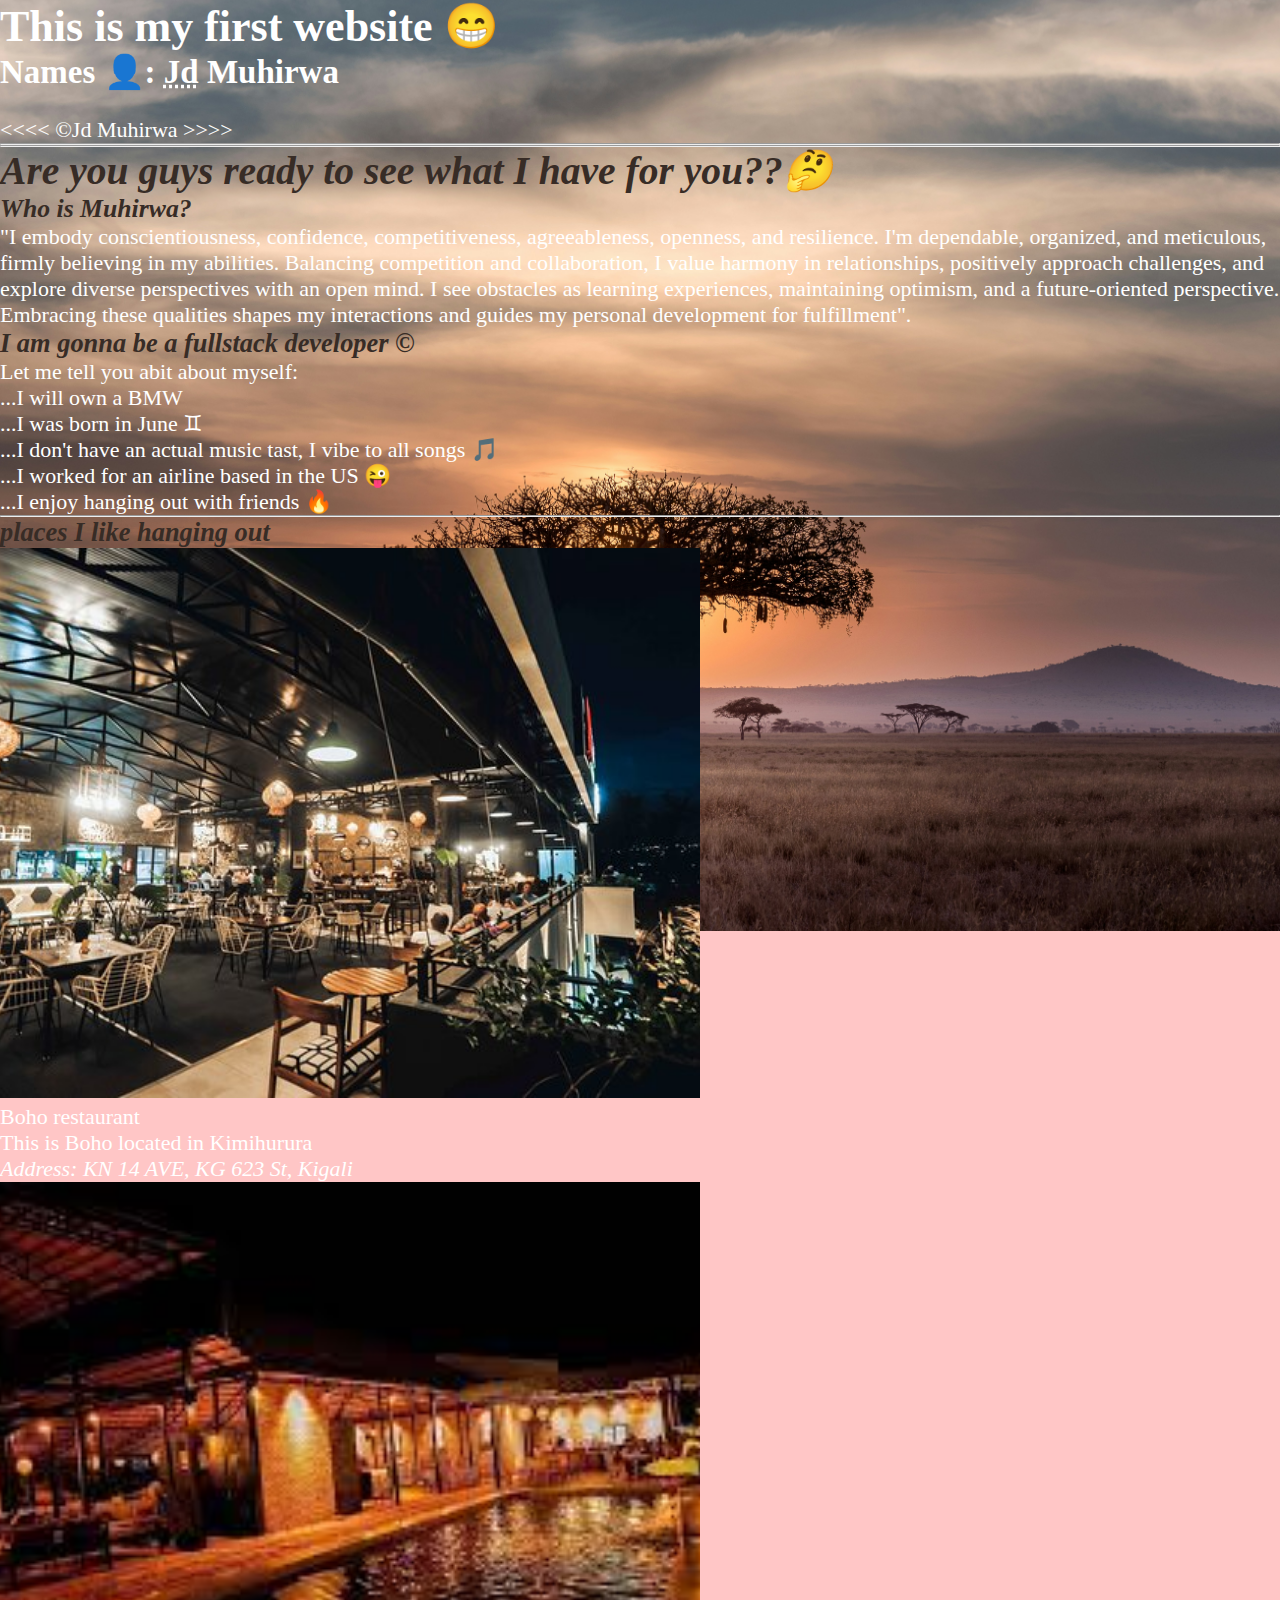
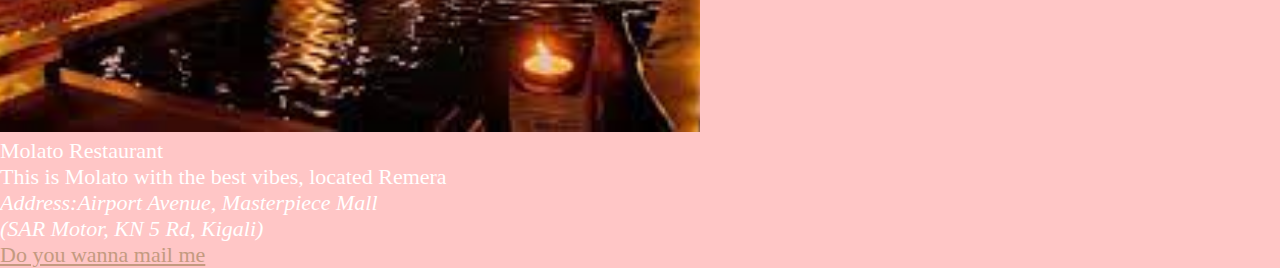
<file: HTML/index.html>
<!DOCTYPE html>
<html lang="en">
  <head>
    <title>my first webpage</title>
    <style>
      * {margin: 0;
      padding: 0;}
      html {
        font-size: 22px;
      }
      body {
        color: #ffffff;
        background-color: rgb(255, 198, 198);
      }
      em {
        color: rgb(55, 44, 38);
        font-style: italic;
        font-size: larger;
        font-weight: bold;
      }
      img {
        width: 700px;
        height: 550px;
        object-fit: cover;
      }
      .username {
        font-weight: bold;
        font-style: italic;
        color: rgb(55, 44, 38);
      }
      .question {
        font-weight: 900;
      }
      .links{color: rgb(196, 154, 128);}
      body{
        background-image: url(Images/sunsetimage.jpg);
        background-size: cover;
        background-position: center;
        background-repeat: no-repeat;
        height: 100vh;
      
      }
    </style>
  </head>
  <body>
    <h1>This is my first website 😁</h1>
    <p><h2>Names 👤: <abbr title="Jean de Dieu"> Jd</abbr> Muhirwa</h2> 
          <br>&lt;&lt;&lt;&lt; &copy;Jd Muhirwa &gt;&gt;&gt;&gt;
    </p>
    <hr>
    <hr>
    <h2><em>Are you guys ready to see what I have for you??🤔</em></h2>
    <p><h3 class="username">Who is Muhirwa?</h3></p>
    <p>"I embody conscientiousness, confidence, competitiveness, agreeableness, openness, and resilience. I'm dependable, organized, and meticulous, firmly believing in my abilities. Balancing competition and collaboration, I value harmony in relationships, positively approach challenges, and explore diverse perspectives with an open mind. I see obstacles as learning experiences, maintaining optimism, and a future-oriented perspective. Embracing these qualities shapes my interactions and guides my personal development for fulfillment".</p>
    <p><em>I am gonna be a fullstack developer &copy;</em></p>
    <p>Let me tell you abit about myself:</p>
    <ol>
      <li>...I will own a BMW</li>
      <li>...I was born in June ♊︎</li>
      <li>...I don't have an actual music tast, I vibe to all songs 🎵</li>
      <li>...I worked for an airline based in the US 😜</li>
      <li>...I enjoy hanging out with friends 🔥</li>
      </ol>
      <hr>
      <p><h4><em>places I like hanging out</em></h4></p>
      <img src="Images/image.png" alt=""> 
      <p>
        <dl>
          <dt>Boho restaurant</dt><dd>This is Boho located in Kimihurura 
        <address> Address: KN 14 AVE, KG 623 St, Kigali</address>
      </p>
      <img src="Images/Molato.png" alt=""> <p><dt>Molato Restaurant</dt><dd>This is Molato with the best vibes, located Remera
        <address>Address:Airport Avenue, Masterpiece Mall <br>(SAR Motor, KN 5 Rd, Kigali)</address></dd>
      </dl>
      </p> 
    </p>
    <a class="links" href="mailto:muhirwa232@gmail.com">Do you wanna mail me</a>
  </body>
</html>
</file>
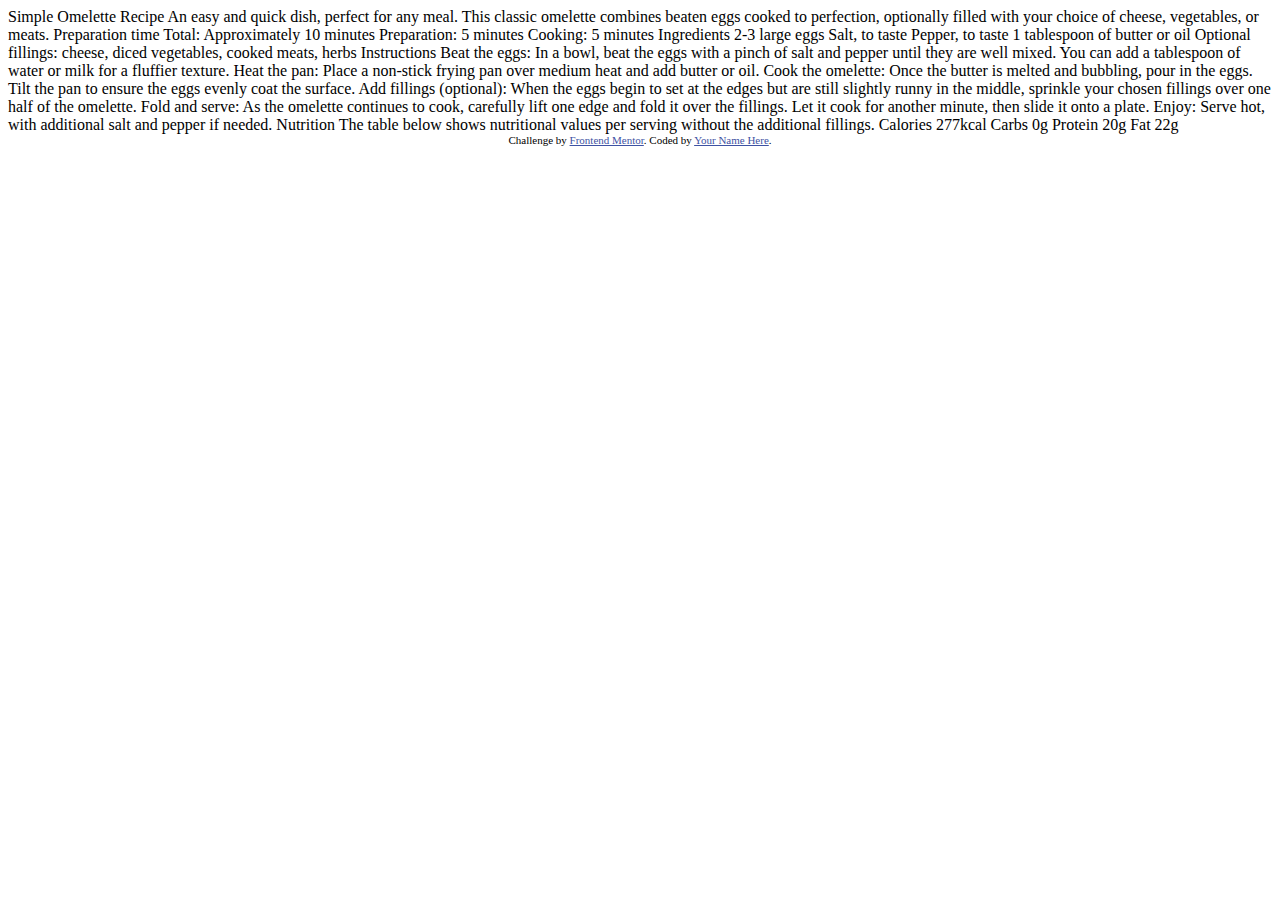
<file: recipe-page-main/index.html>
<!DOCTYPE html>
<html lang="en">
<head>
  <meta charset="UTF-8">
  <meta name="viewport" content="width=device-width, initial-scale=1.0"> <!-- displays site properly based on user's device -->

  <link rel="icon" type="image/png" sizes="32x32" href="./assets/images/favicon-32x32.png">
  
  <title>Frontend Mentor | Recipe page</title>

  <!-- Feel free to remove these styles or customise in your own stylesheet 👍 -->
  <style>
    .attribution { font-size: 11px; text-align: center; }
    .attribution a { color: hsl(228, 45%, 44%); }
  </style>
</head>
<body>

  Simple Omelette Recipe

  An easy and quick dish, perfect for any meal. This classic omelette combines beaten eggs cooked 
  to perfection, optionally filled with your choice of cheese, vegetables, or meats.

  Preparation time

  Total: Approximately 10 minutes
  Preparation: 5 minutes
  Cooking: 5 minutes

  Ingredients

  2-3 large eggs
  Salt, to taste
  Pepper, to taste
  1 tablespoon of butter or oil
  Optional fillings: cheese, diced vegetables, cooked meats, herbs

  Instructions

  Beat the eggs: In a bowl, beat the eggs with a pinch of salt and pepper until they are well mixed. 
  You can add a tablespoon of water or milk for a fluffier texture.

  Heat the pan: Place a non-stick frying pan over medium heat and add butter or oil.

  Cook the omelette: Once the butter is melted and bubbling, pour in the eggs. Tilt the pan to ensure 
  the eggs evenly coat the surface.

  Add fillings (optional): When the eggs begin to set at the edges but are still slightly runny in the 
  middle, sprinkle your chosen fillings over one half of the omelette.

  Fold and serve: As the omelette continues to cook, carefully lift one edge and fold it over the 
  fillings. Let it cook for another minute, then slide it onto a plate.

  Enjoy: Serve hot, with additional salt and pepper if needed.

  Nutrition

  The table below shows nutritional values per serving without the additional fillings.

  Calories
  277kcal

  Carbs
  0g

  Protein
  20g

  Fat
  22g
  
  <div class="attribution">
    Challenge by <a href="https://www.frontendmentor.io?ref=challenge" target="_blank">Frontend Mentor</a>. 
    Coded by <a href="#">Your Name Here</a>.
  </div>
</body>
</html>
</file>
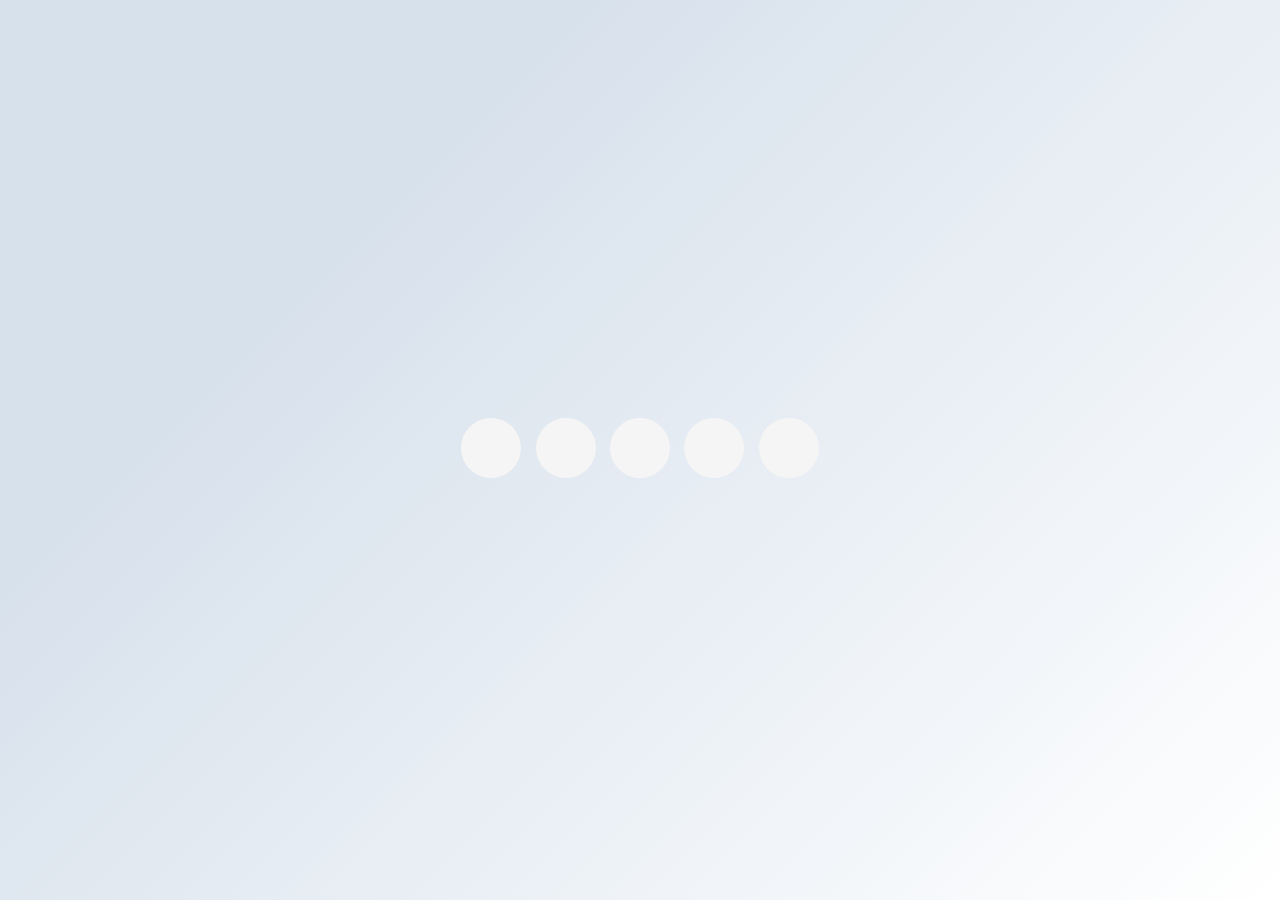
<file: Loading-Screen/icons.html>
<!DOCTYPE html>
<html lang="en">
<head>
    <link rel="stylesheet" href="icons.css">
    <meta charset="UTF-8">
    <meta name="viewport" content="width=device-width, initial-scale=1.0">
    <title>Document</title>
    <link rel="stylesheet" href="https://cdnjs.cloudflare.com/ajax/libs/font-awesome/6.5.2/css/all.min.css" 
    integrity="sha512-SnH5WK+bZxgPHs44uWIX+LLJAJ9/2PkPKZ5QiAj6Ta86w+fsb2TkcmfRyVX3pBnMFcV7oQPJkl9QevSCWr3W6A==" 
    crossorigin="anonymous" referrerpolicy="no-referrer" />
</head>
<body>
    
    <div class="wrapper">
        <div class="button">
                <div class="icon">
                    <i class="fab fa-facebook-f"></i></div>
                    <span>Facebook</span>
        </div>

        <div class="button">
            <div class="icon">
                <i class="fab fa-snapchat"></i></div>
                <span>snapchat</span>
        </div>

        <div class="button">
                <div class="icon">
                    <i class="fab fa-linkedin"></i></div>
                    <span>Linkedin</span>
        </div> 

        <div class="button">
                <div class="icon">
                    <i class="fa-brands fa-instagram"></i></div>
                    <span>Instagram</span>
        </div> 

        <div class="button">
            <div class="icon">
                <i class="fab fa-github"></i></div>
                <span>Github</span>
    </div>

    </div>    
</body>
</html>
</file>
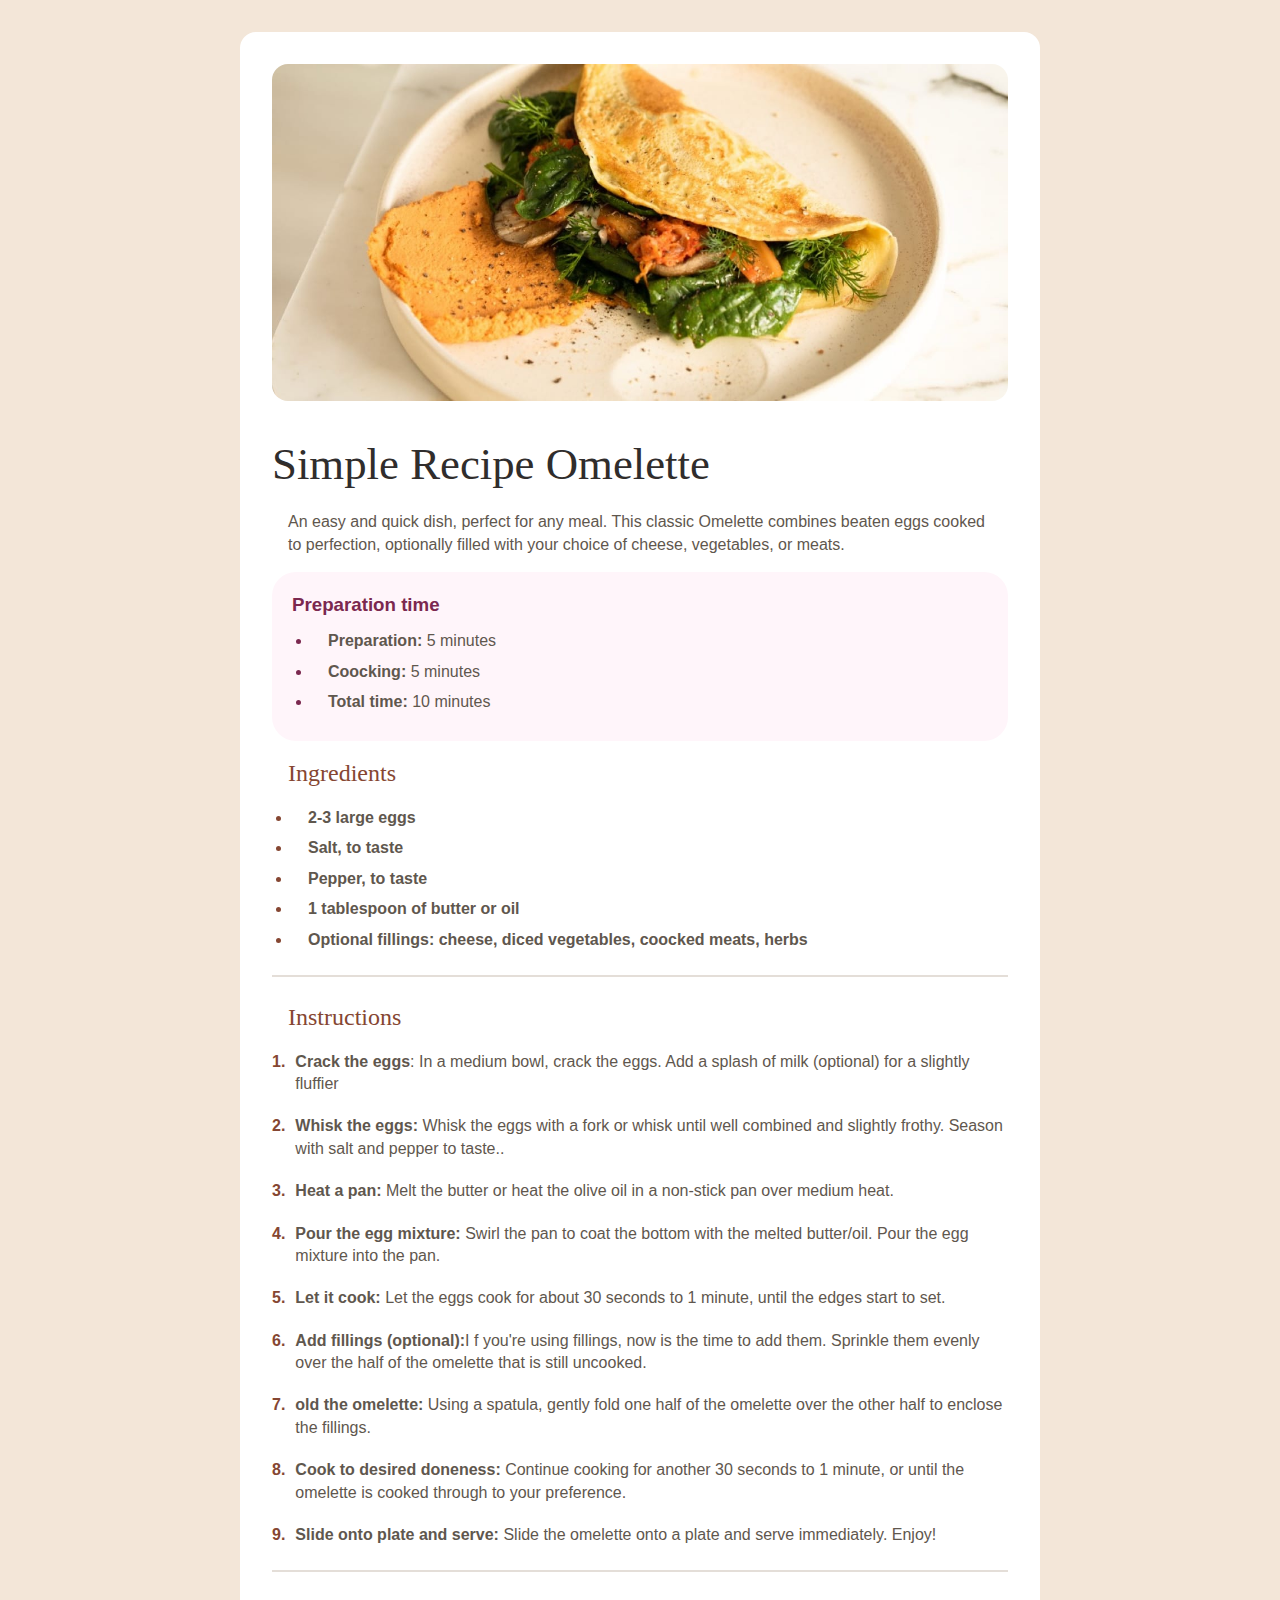
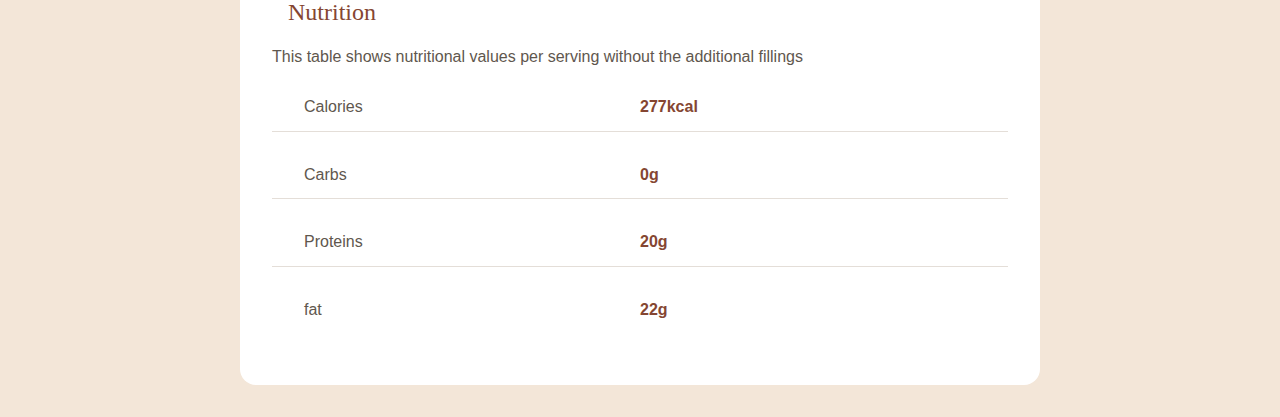
<file: Recipe-page/main.html>
<!DOCTYPE html>
<html lang="en">
  <head>
    <meta charset="UTF-8" />
    <meta charset="viewport" content="width=device-width, initial-scale-1.0" />
    <link rel="stylesheet" href="style.css" />
    <title>Recipe page</title>
  </head>
  <body>
    <div class="container">
      <div class="recipe-img">
        <img src="assets/images/image-omelette.jpeg" alt="" />
      </div>
      <div class="recipe-information">
        <h1>Simple Recipe Omelette</h1>
        <p class="description">
          An easy and quick dish, perfect for any meal. This classic Omelette
          combines beaten eggs cooked to perfection, optionally filled with your
          choice of cheese, vegetables, or meats.
        </p>
        <div class="recipe-preparation-time">
          <h3>Preparation time</h3>
          <ul>
            <li><span>Preparation:</span> 5 minutes</li>
            <li><span>Coocking:</span> 5 minutes</li>
            <li><span>Total time:</span> 10 minutes</li>
          </ul>
        </div>
        <div class="recipe-step">
          <h2>Ingredients</h2>
          <ul class="Ingredients">
            <li><span>2-3 large eggs</span></li>
            <li><span>Salt, to taste</span></li>
            <li><span>Pepper, to taste</span></li>
            <li><span>1 tablespoon of butter or oil</span></li>
            <li><span>
              Optional fillings: cheese, diced vegetables, coocked meats, herbs
                        </span></li>
          </ul>
        </div>
        <hr />
        <div class="recipe-steps">
          <h2>Instructions</h2>

          <div class="Instructions">
            <div class="item">
              <div class="num">1.</div>
              <p><span>Crack the eggs</span>: In a medium bowl, crack the eggs.
                Add a splash of milk (optional) for a slightly fluffier 
            </div>
            <div class="item">
              <div class="num">2.</div>
              <p><span>Whisk the eggs:</span> Whisk the eggs with a fork or whisk until well combined and slightly frothy. Season with salt and pepper to taste..</p>
            </div>
            <div class="item">
                <div class="num">3.</div>
                <p><span>Heat a pan:</span> Melt the butter or heat the olive oil in a non-stick pan over medium heat.
                </p>
            </div>
            <div class="item">
                <div class="num">4.</div>
                <p><span>Pour the egg mixture:</span> Swirl the pan to coat the bottom with the melted butter/oil. Pour the egg mixture into the pan.
                </p>
            </div>
            <div class="item">
              <div class="num">5.</div>
              <p><span>Let it cook:</span> Let the eggs cook for about 30 seconds to 1 minute, until the edges start to set.
              </p>
            </div>
            <div class="item">
              <div class="num">6.</div>
              <p><span>Add fillings (optional):</span>I f you're using fillings, now is the time to add them. Sprinkle them evenly over the half of the omelette that is still uncooked.
              </p>
            </div>
            <div class="item">
              <div class="num">7.</div>
              <p><span>old the omelette:</span> Using a spatula, gently fold one half of the omelette over the other half to enclose the fillings.
              </p>
            </div>
            <div class="item">
              <div class="num">8.</div>
              <p><span>Cook to desired doneness:</span> Continue cooking for another 30 seconds to 1 minute, or until the omelette is cooked through to your preference.
              </p>
            </div>
            <div class="item">
              <div class="num">9.</div>
              <p><span>Slide onto plate and serve:</span> Slide the omelette onto a plate and serve immediately. Enjoy!
              </p>
            </div>
          </div>
        </div>
        
        <hr>

            <div class="nutrition-step">
              <h2>Nutrition</h2>
              <p class="values"> This table shows nutritional values per 
               serving without the additional fillings</p>
           
              <div class="nutrition-table">
                <div class="item">
                    <p>Calories</p>
                    <div class="amount">277kcal</div>
                </div>
                <div class="item">
                      <p>Carbs</p>
                      <div class="amount">0g</div>
                </div>
                <div class="item">
                      <p>Proteins</p>
                      <div class="amount">20g</div>
                </div>
                <div class="item">
                      <p>fat</p>
                      <div class="amount">22g</div>
                </div>
              </div>
            </div>
        
      </div>
    </div>
  </body>
</html>
</file>
<file: Loading-Screen/icons.css>
*{
    margin: 0;
    padding: 0;
    box-sizing: border-box;
    font-family: 'Poppins', sans-serif;
  }
  html,body{
    display: grid;
    height: 100%;
    width: 100%;
    place-items:center;
    background: linear-gradient(315deg, #ffffff 0%, #d7e1ec 74%);
  }
  .button{
    display: inline-block;
    height: 60px;
    width: 60px;
    border-radius: 50px;
    margin: 5px;
    box-sizing: border-box;
    overflow: hidden;
    box-shadow: #333;
    cursor: pointer;
    background: whitesmoke;
    transition: all 0.3s ease-out;
    
  }
  .button:hover{
    width: 200px;
  }
  .icon{
    display: inline-block;
    height: 60px;
    width: 60px;
    text-align: center;
    border-radius: 50px;
    box-sizing: border-box;
    line-height: 60px;
    transition: all 1.5s ease-in;
  }
  .button:nth-child(1):hover .icon{
    background: #4267B2;
  }
  .button:nth-child(3):hover .icon{
    background: #1DA1F2;
  }
  .button:nth-child(4):hover .icon{
    background: #f52067;
  }
  .button:nth-child(2):hover .icon{
    background: #f9fd01;
  }  .button:nth-child(5):hover .icon{
    background: #272222;
  }
   .button .icon i{
    font-size: 25px;
    line-height: 60px;
    transition: all 0.3s ease-out;
  }
   .button:hover .icon i{
    color: #ffffff;
  }
   .button span{
    font-size: 20px;
    font-weight: 500;
    margin-left: 10px;
    transition: all 0.25s ease-out;
  }
   .button:nth-child(1) span{
    color: #4267B2;
  }
   .button:nth-child(3) span{
    color: #1DA1F2;
  }
   .button:nth-child(4) span{
    color: #db084e;
  }
   .button:nth-child(2) span{
    color: #f4e300;
  }
   .button:nth-child(5) span{
    color: #150f0f;
  }
</file>
<file: Recipe-page/style.css>
*{
    padding: 0;
    margin: 0;
    box-sizing: border-box;
}
body{
    background-color: hsl(30, 54%, 90%);
    color: hsl(30, 10%, 34%);
    min-height: 100vh;
    font-family:sans-serif;
    line-height: 1.4;
    display: grid;
    place-content: center;
}
img{
    max-width: 100%;
    display: block;
}
h1, h2{
    font-family: 'Young serif', serif;
    font-weight: 400;
}
h1{
    color:  hsl(24, 5%, 18%);
    font-size: 2.8rem;
}
h2{
    color: hsl(14, 45%, 36%);
    margin: 1rem;
}
.recipe-step{
    margin: 1rem 0;
}
.nutrition-step{
    margin-top: 1rem 0;
}
ul{
    padding-left: 1.25rem;
}
ul li::marker{
    color: hsl(14, 45%, 36%);
    font-weight: bold;
}
ul li {
    margin-bottom: .5rem;
}
ul li span{
    color: hsl(30, 10%, 34%);
    margin-left: 1rem;
    font-weight: 700;
}
hr{
    margin: 1.5rem 0;
    border: 1px solid hsl(30, 18%, 87%);
}
.container{
    max-width: 800px;
    background-color: hsl(0, 0%, 100%);
    margin: 2rem;
    border-radius: 1rem;
}
.container .recipe-img{
    padding: 2rem;
    border-radius: 1rem;
    overflow: hidden;
}
.container .recipe-img img {
    border-radius: 1rem;
}
.recipe-information{
    padding: 0rem 2rem 2rem 2rem;
}
.description{
    margin: 1rem;   
}
.recipe-preparation-time{
    background-color: hsl(330, 100%, 98%);
    padding: 1.25rem;
    border-radius: 1.5rem;
}
 .recipe-preparation-time h3{
    color: hsl(332, 51%, 32%);
    margin-bottom: 0.75rem;
 }
 .recipe-preparation-time ul li::marker {
    color: hsl(332, 51%, 32%);
 }
.ingridients li span {
    font-weight: initial;
}
.instructions .item {
    padding-left: .5rem;
    margin-bottom: .5rem;
    display: flex;
}
.item {
    display: flex;
    margin-bottom: 20px;    
}
.num {
    margin-right: 10px;
    color: hsl(14, 45%, 36%);
    font-weight: 700;
}
.item p span {
    font-weight: 700;
}

.nutrition-step .values {
    margin-bottom: 1rem;
}
.nutrition-table .item {
    display: flex;
    transition: all 200ms ease-in;
    padding: .75rem 2rem;
    border-bottom: 1px solid hsl(30, 18%, 87%);
}
.nutrition-table .item:last-child {
    border-bottom: 0;
}
.nutrition-table .amount {
    color: hsl(14, 45%, 36%);
    font-weight: 700;
}
.nutrition-table .item > * {
    width: 100px;
    margin-right: auto;
}
@media (max-width: 540px) {
    h1 { 
        margin-top: 2rem;
    }
    .container {margin: 0;
    }
}
</file>
